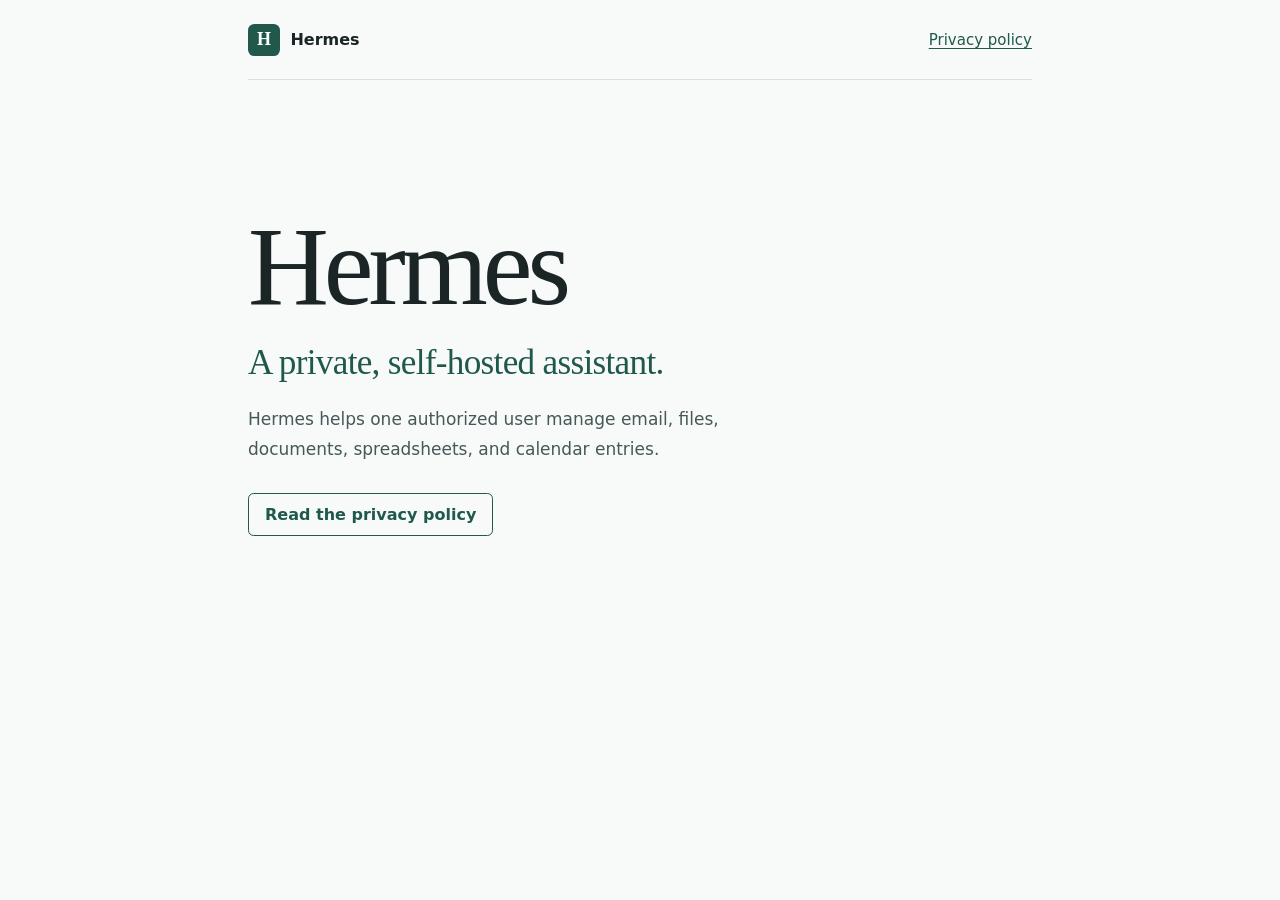
<file: index.html>
<!doctype html>
<html lang="en">
  <head>
    <meta charset="utf-8">
    <meta name="viewport" content="width=device-width, initial-scale=1">
    <meta name="robots" content="noindex, nofollow">
    <meta name="google-site-verification" content="QtBpVx4l_LBdFs97gcq9Vv8MQM0uRhMHk5undJ7YXvg" />
    <meta name="description" content="Hermes is a private, self-hosted assistant for one authorized user.">
    <title>Hermes</title>
    <link rel="stylesheet" href="./style.css">
  </head>
  <body>
    <div class="shell">
      <header class="site-header">
        <a class="wordmark" href="./" aria-current="page"><span class="mark" aria-hidden="true">H</span>Hermes</a>
        <nav aria-label="Main navigation"><a href="./privacy/">Privacy policy</a></nav>
      </header>

      <main class="home">
        <h1>Hermes</h1>
        <p class="subtitle">A private, self-hosted assistant.</p>
        <p class="description">Hermes helps one authorized user manage email, files, documents, spreadsheets, and calendar entries.</p>
        <a class="policy-link" href="./privacy/">Read the privacy policy</a>
      </main>
    </div>
  </body>
</html>
</file>
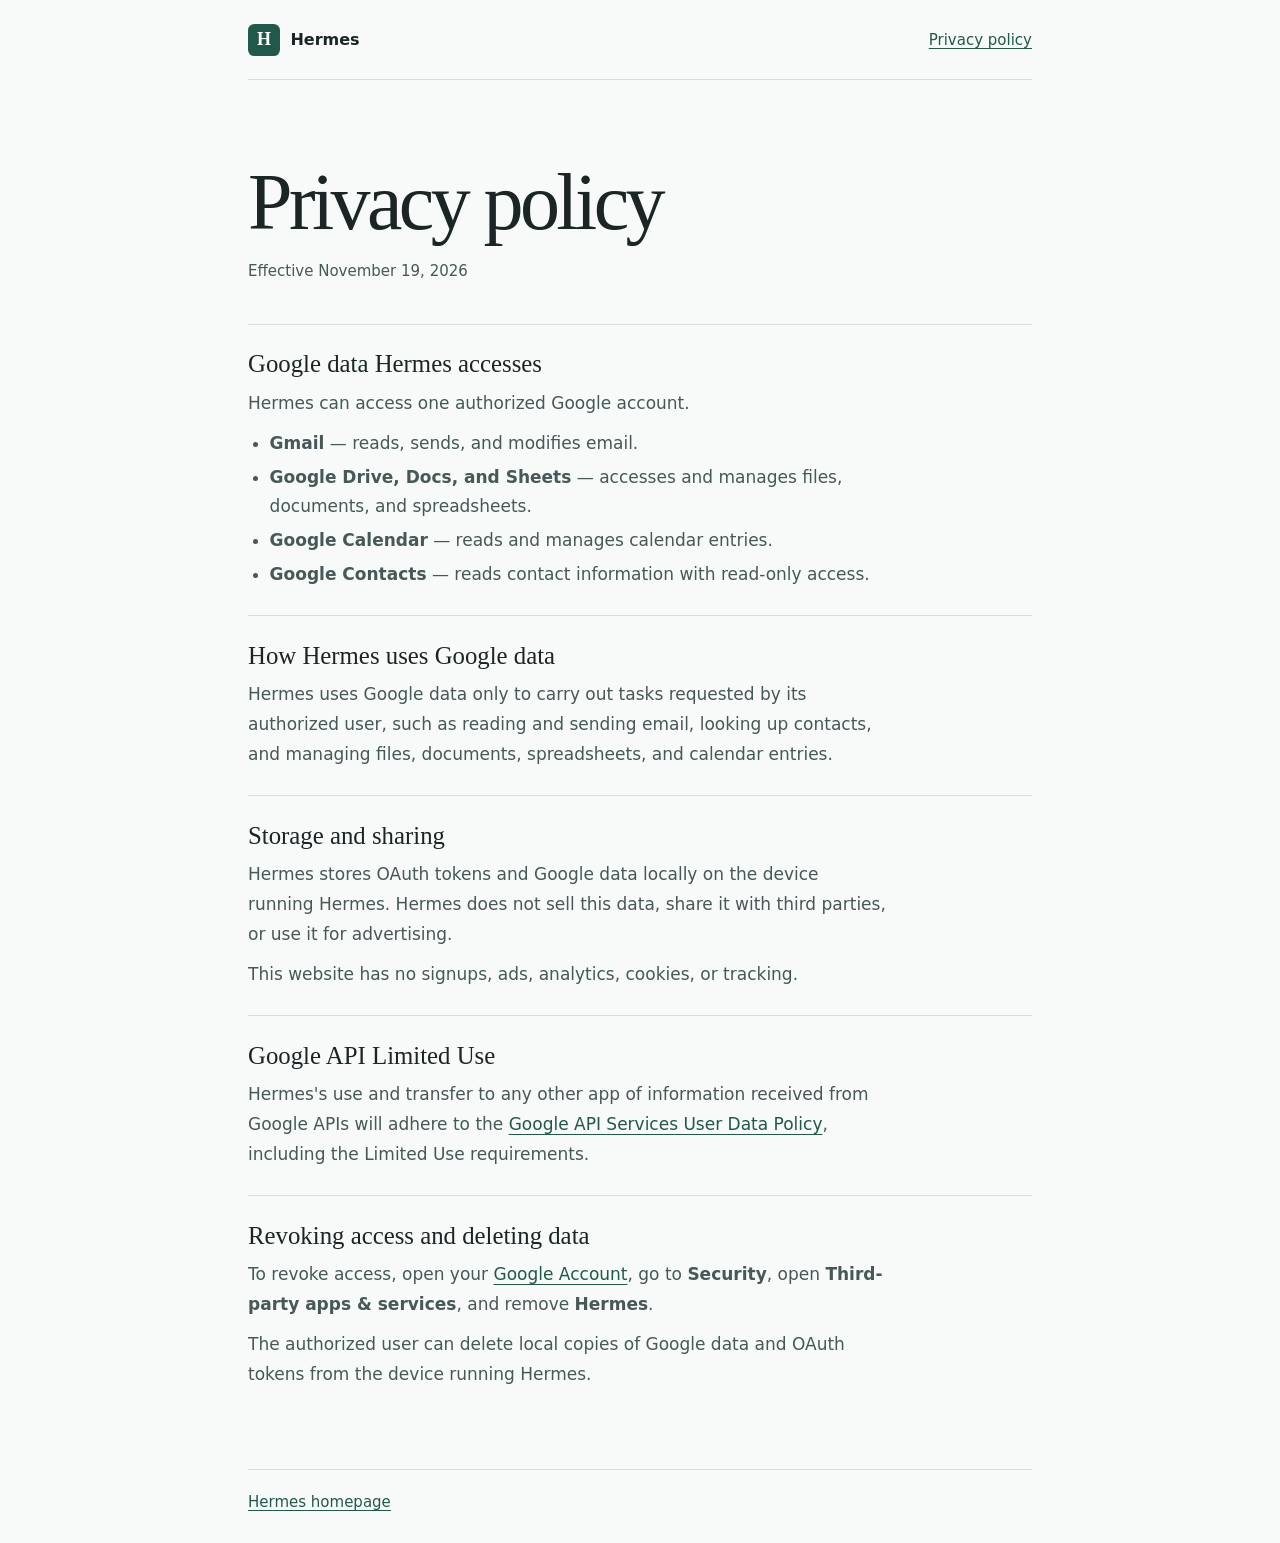
<file: privacy/index.html>
<!doctype html>
<html lang="en">
  <head>
    <meta charset="utf-8">
    <meta name="viewport" content="width=device-width, initial-scale=1">
    <meta name="robots" content="noindex, nofollow">
    <meta name="description" content="How Hermes accesses, uses, and stores Google account data, and how to revoke its access.">
    <title>Privacy Policy | Hermes</title>
    <link rel="stylesheet" href="../style.css">
  </head>
  <body>
    <div class="shell">
      <header class="site-header">
        <a class="wordmark" href="../"><span class="mark" aria-hidden="true">H</span>Hermes</a>
        <nav aria-label="Main navigation"><a href="./" aria-current="page">Privacy policy</a></nav>
      </header>

      <main class="policy">
        <h1>Privacy policy</h1>
        <p class="effective">Effective <time datetime="2026-11-19">November 19, 2026</time></p>

        <section aria-labelledby="access">
          <h2 id="access">Google data Hermes accesses</h2>
          <p>Hermes can access one authorized Google account.</p>
          <ul>
            <li><strong>Gmail</strong> — reads, sends, and modifies email.</li>
            <li><strong>Google Drive, Docs, and Sheets</strong> — accesses and manages files, documents, and spreadsheets.</li>
            <li><strong>Google Calendar</strong> — reads and manages calendar entries.</li>
            <li><strong>Google Contacts</strong> — reads contact information with read-only access.</li>
          </ul>
        </section>

        <section aria-labelledby="use">
          <h2 id="use">How Hermes uses Google data</h2>
          <p>Hermes uses Google data only to carry out tasks requested by its authorized user, such as reading and sending email, looking up contacts, and managing files, documents, spreadsheets, and calendar entries.</p>
        </section>

        <section aria-labelledby="storage">
          <h2 id="storage">Storage and sharing</h2>
          <p>Hermes stores OAuth tokens and Google data locally on the device running Hermes. Hermes does not sell this data, share it with third parties, or use it for advertising.</p>
          <p>This website has no signups, ads, analytics, cookies, or tracking.</p>
        </section>

        <section aria-labelledby="limited-use">
          <h2 id="limited-use">Google API Limited Use</h2>
          <p>Hermes's use and transfer to any other app of information received from Google APIs will adhere to the <a href="https://developers.google.com/terms/api-services-user-data-policy">Google API Services User Data Policy</a>, including the Limited Use requirements.</p>
        </section>

        <section aria-labelledby="revoke">
          <h2 id="revoke">Revoking access and deleting data</h2>
          <p>To revoke access, open your <a href="https://myaccount.google.com/">Google Account</a>, go to <strong>Security</strong>, open <strong>Third-party apps &amp; services</strong>, and remove <strong>Hermes</strong>.</p>
          <p>The authorized user can delete local copies of Google data and OAuth tokens from the device running Hermes.</p>
        </section>
      </main>

      <footer class="site-footer"><a href="../">Hermes homepage</a></footer>
    </div>
  </body>
</html>
</file>
<file: style.css>
:root {
  color-scheme: light;
  font-family: system-ui, -apple-system, sans-serif;
  color: #1b2526;
  background: #f7faf9;
  --muted: #465857;
  --accent: #20594c;
  --rule: #d5e1dd;
}

* { box-sizing: border-box; }
body { margin: 0; }

.shell {
  width: min(100% - 2.5rem, 49rem);
  min-height: 100vh;
  margin-inline: auto;
  display: flex;
  flex-direction: column;
}

.site-header {
  display: flex;
  justify-content: space-between;
  align-items: center;
  gap: 1rem;
  min-height: 5rem;
  border-bottom: 1px solid var(--rule);
}

a { color: var(--accent); text-underline-offset: 0.22em; }
a:hover { text-decoration-thickness: 0.11em; }
a:focus-visible { outline: 2px solid var(--accent); outline-offset: 0.3rem; }

.wordmark {
  display: inline-flex;
  gap: 0.65rem;
  align-items: center;
  color: inherit;
  font-weight: 650;
  text-decoration: none;
}

.mark {
  display: grid;
  place-items: center;
  width: 2rem;
  height: 2rem;
  border-radius: 0.4rem;
  background: var(--accent);
  color: white;
  font-family: Georgia, serif;
  font-size: 1.125rem;
}

nav a { font-size: 0.9375rem; }

main { flex: 1; }

.home { padding-block: clamp(4.25rem, 14vw, 8rem); }

h1, h2, .subtitle { font-family: Georgia, 'Times New Roman', serif; }
h1 { margin: 0; font-weight: 400; line-height: 1.05; letter-spacing: -0.045em; }
.home h1 { font-size: clamp(4rem, 12vw, 7rem); }

.subtitle {
  margin: 1rem 0 0;
  color: var(--accent);
  font-size: clamp(1.5rem, 4vw, 2.2rem);
  line-height: 1.2;
  letter-spacing: -0.02em;
}

.description, .policy p, .policy ul {
  max-width: 40rem;
  color: var(--muted);
  font-size: 1.0625rem;
  line-height: 1.75;
  overflow-wrap: anywhere;
}

.description { max-width: 34rem; margin: 1.35rem 0 1.75rem; }

.policy-link {
  display: inline-block;
  border: 1px solid var(--accent);
  border-radius: 0.35rem;
  padding: 0.68rem 1rem;
  font-weight: 600;
  text-decoration: none;
}

.policy-link:hover { background: #e9f2ee; }

.policy { padding-block: clamp(2.75rem, 8vw, 5rem); }
.policy h1 { font-size: clamp(3rem, 8vw, 5rem); }
.policy .effective { margin: 0.85rem 0 2.5rem; font-size: 0.9375rem; }

.policy section { border-top: 1px solid var(--rule); padding-block: 1.6rem; }
.policy section:last-child { padding-bottom: 0; }
.policy h2 { margin: 0 0 0.6rem; font-size: 1.55rem; font-weight: 400; }
.policy p { margin: 0.65rem 0 0; }
.policy ul { margin: 0.65rem 0 0; padding-inline-start: 1.35rem; }
.policy li + li { margin-top: 0.25rem; }

.site-footer {
  border-top: 1px solid var(--rule);
  padding-block: 1.4rem 2rem;
  font-size: 0.9375rem;
  overflow-wrap: anywhere;
}
</file>
